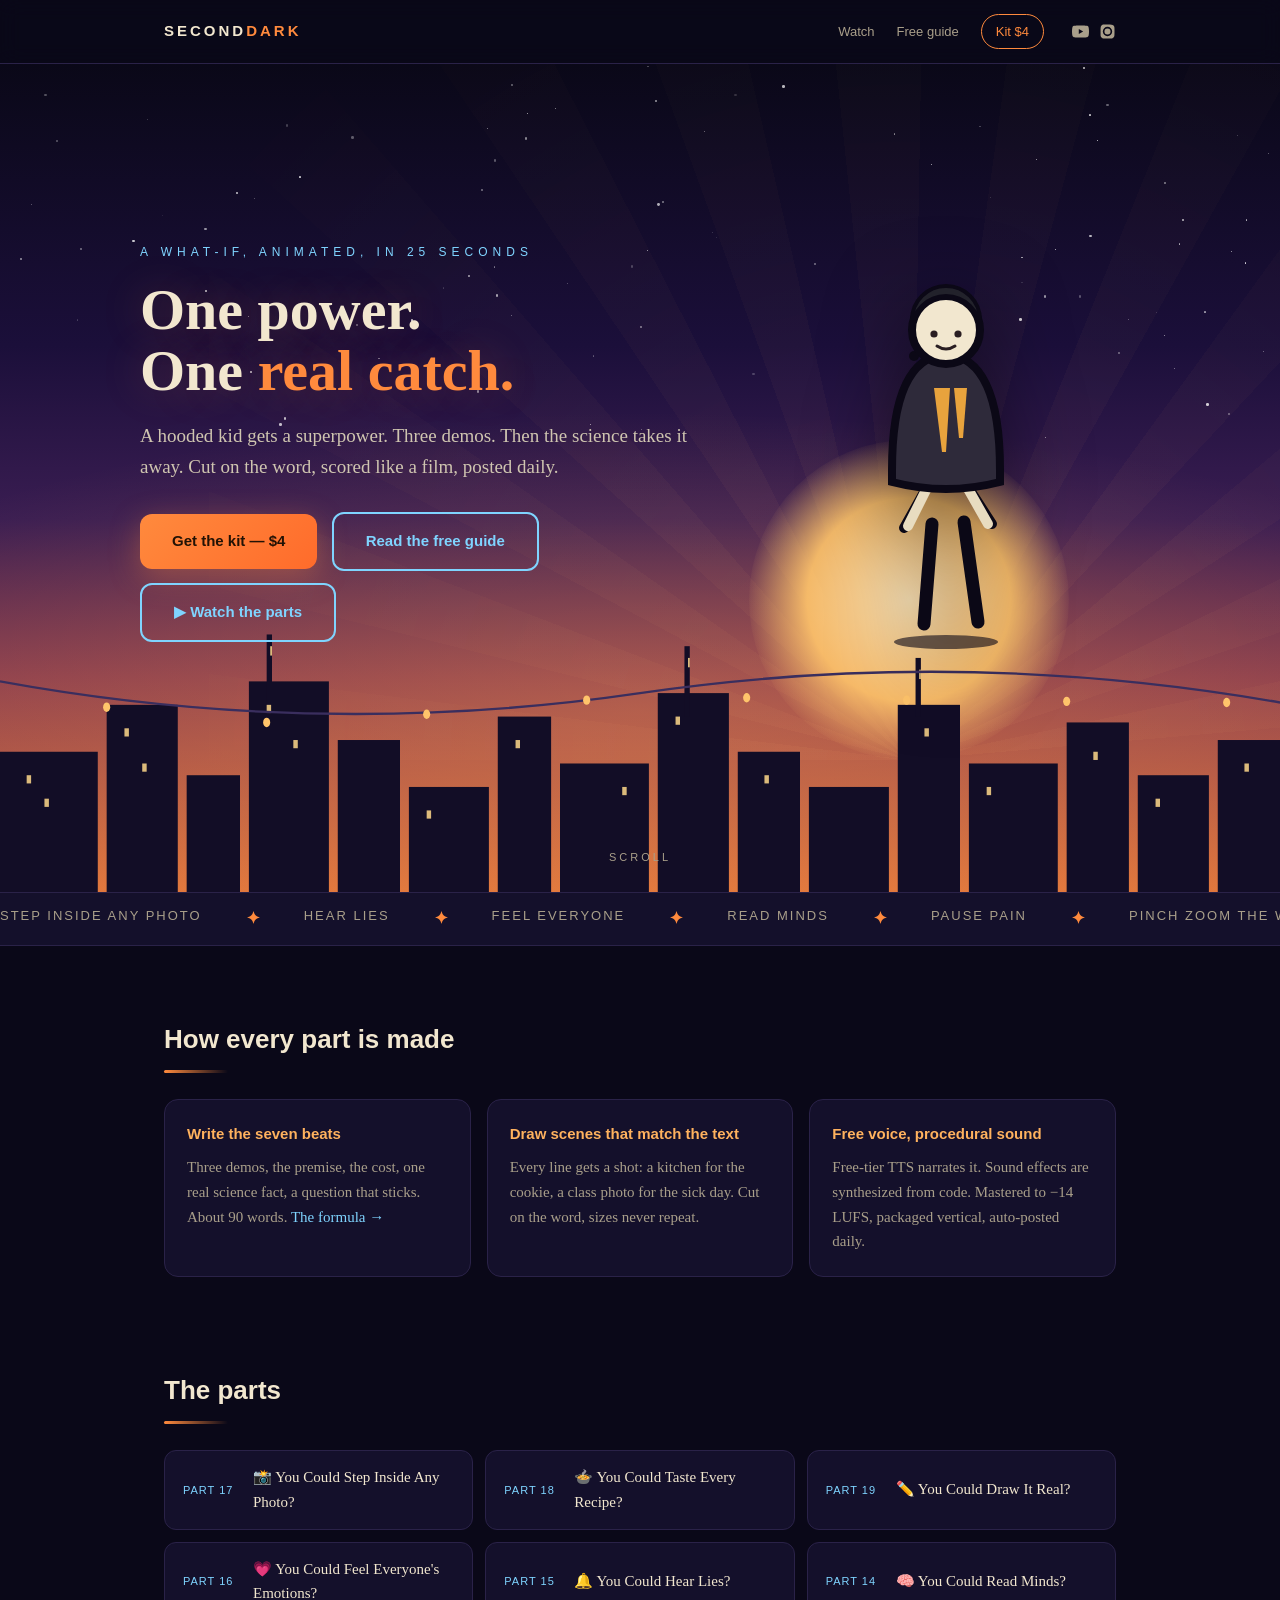
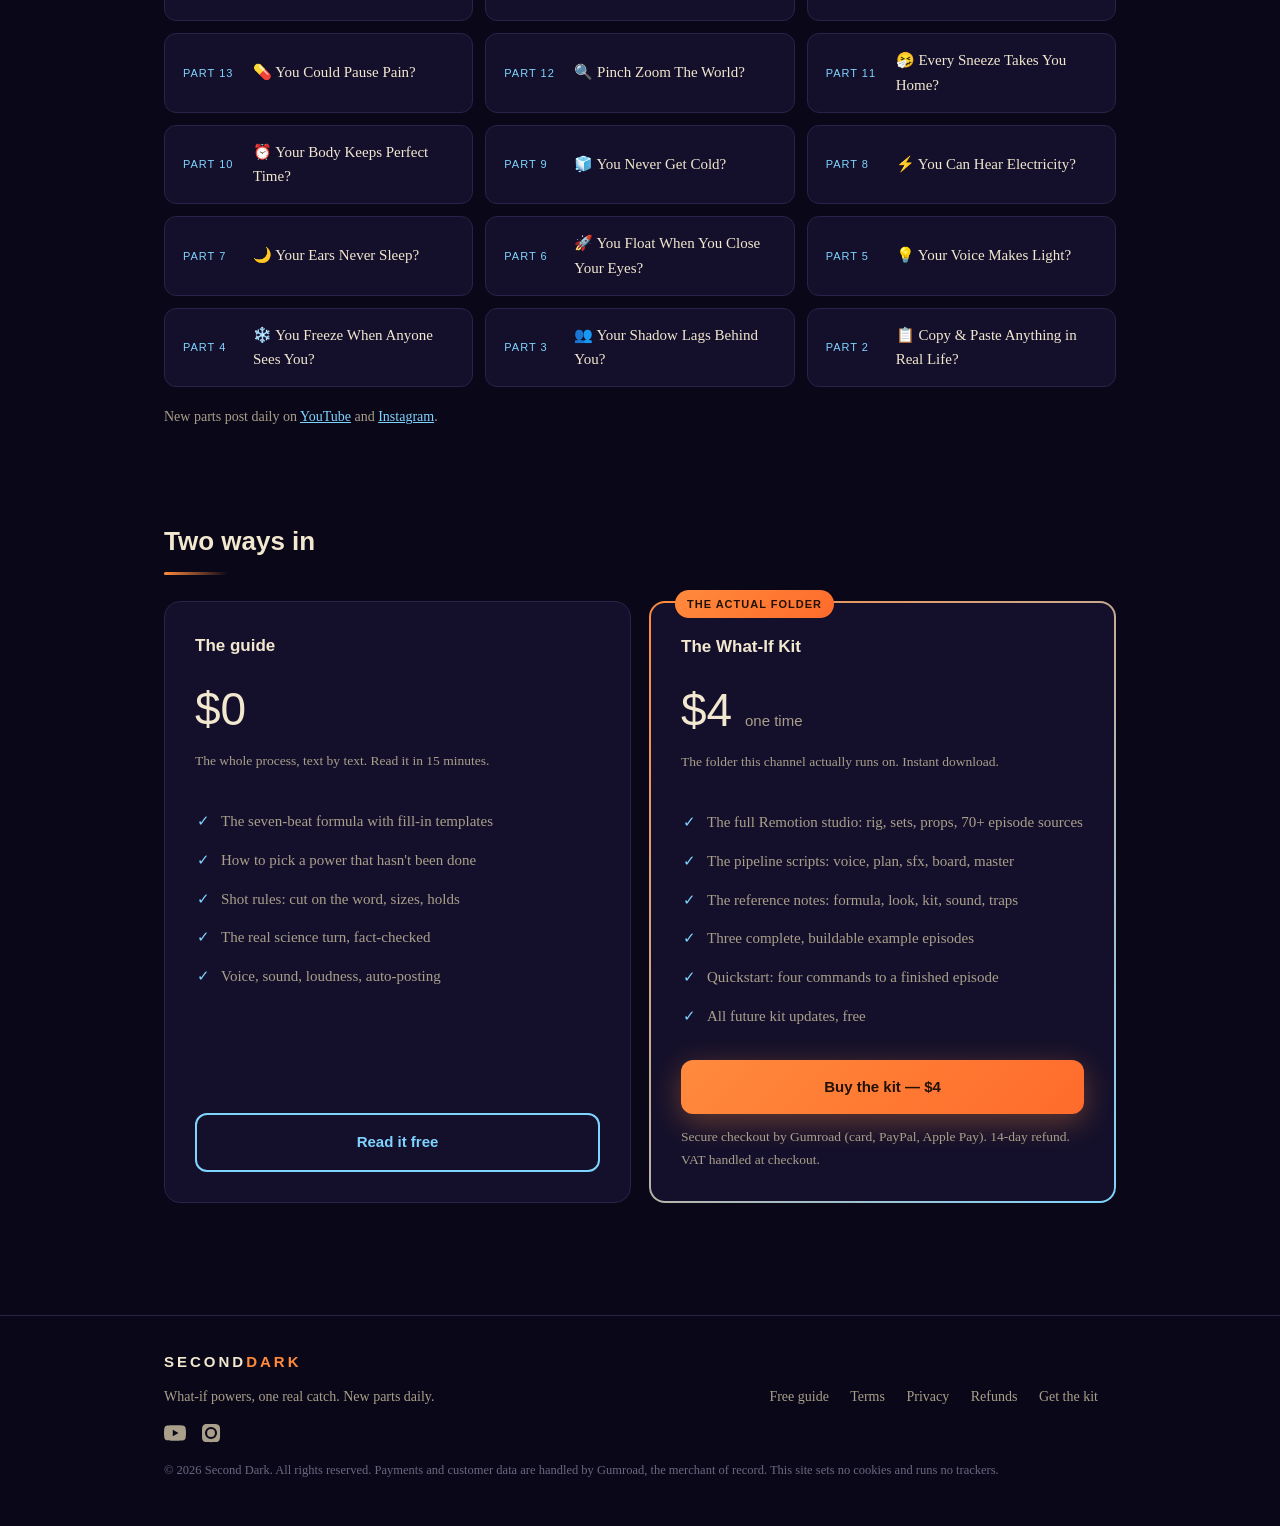
<file: index.html>
<!DOCTYPE html>
<html lang="en">
<head>
<meta charset="utf-8">
<meta name="viewport" content="width=device-width, initial-scale=1">
<title>Second Dark — what-if animated shorts, and the kit that makes them</title>
<meta name="description" content="Second Dark: 25-second what-if animated shorts with a real science turn. Watch every part free, read the text-by-text guide, or get the full kit for $4.">
<meta property="og:title" content="Second Dark — One power. One real catch.">
<meta property="og:description" content="Tiny animated what-if shorts, posted daily. The free guide teaches the process; the $4 kit is the actual folder.">
<meta property="og:type" content="website">
<link rel="preconnect" href="https://gumroad.com">
<script src="https://gumroad.com/js/gumroad.js" async></script>
<link rel="icon" href="data:image/svg+xml,%3Csvg xmlns=%27http://www.w3.org/2000/svg%27 viewBox=%270 0 100 100%27%3E%3Ccircle cx=%2750%27 cy=%2750%27 r=%2738%27 fill=%27%23FF8A3D%27/%3E%3C/svg%3E">
<link rel="stylesheet" href="style.css">
</head>
<body>

<header class="site">
  <div class="wrap">
    <a class="logo" href="index.html">SECOND<b>DARK</b></a>
    <nav>
      <a href="#watch">Watch</a>
      <a href="guide.html">Free guide</a>
      <a href="#kit" class="buy">Kit $4</a>
      <span class="soc">
        <a href="https://www.youtube.com/@seconddarkpowers" target="_blank" rel="noopener" aria-label="YouTube"><svg viewBox="0 0 24 24"><path d="M23.5 6.2a3 3 0 0 0-2.1-2.2C19.5 3.5 12 3.5 12 3.5s-7.5 0-9.4.5A3 3 0 0 0 .5 6.2 31 31 0 0 0 0 12a31 31 0 0 0 .5 5.8 3 3 0 0 0 2.1 2.2c1.9.5 9.4.5 9.4.5s7.5 0 9.4-.5a3 3 0 0 0 2.1-2.2A31 31 0 0 0 24 12a31 31 0 0 0-.5-5.8zM9.6 15.6V8.4L15.8 12l-6.2 3.6z"/></svg></a>
        <a href="https://www.instagram.com/seconddark908/" target="_blank" rel="noopener" aria-label="Instagram"><svg viewBox="0 0 24 24"><path d="M12 2.2c3.2 0 3.6 0 4.9.1 1.2.1 1.8.2 2.2.4.6.2 1 .5 1.4.9.4.4.7.8.9 1.4.2.4.4 1 .4 2.2.1 1.3.1 1.7.1 4.9s0 3.6-.1 4.9c-.1 1.2-.2 1.8-.4 2.2-.2.6-.5 1-.9 1.4-.4.4-.8.7-1.4.9-.4.2-1 .4-2.2.4-1.3.1-1.7.1-4.9.1s-3.6 0-4.9-.1c-1.2-.1-1.8-.2-2.2-.4a3.9 3.9 0 0 1-1.4-.9 3.9 3.9 0 0 1-.9-1.4c-.2-.4-.4-1-.4-2.2C2.2 15.6 2.2 15.2 2.2 12s0-3.6.1-4.9c.1-1.2.2-1.8.4-2.2.2-.6.5-1 .9-1.4.4-.4.8-.7 1.4-.9.4-.2 1-.4 2.2-.4C8.4 2.2 8.8 2.2 12 2.2zm0 3.2a6.6 6.6 0 1 0 0 13.2 6.6 6.6 0 0 0 0-13.2zm0 10.9a4.3 4.3 0 1 1 0-8.6 4.3 4.3 0 0 1 0 8.6zm8.4-11.1a1.5 1.5 0 1 1-3 0 1.5 1.5 0 0 1 3 0z"/></svg></a>
      </span>
    </nav>
  </div>
</header>

<section class="hero">
  <div class="sky"></div>
  <div class="stars"></div>
  <div class="rays"></div>
  <div class="sun"></div>

  <svg class="skyline" viewBox="0 0 1440 240" preserveAspectRatio="none" aria-hidden="true">
    <g fill="#120D26">
      <rect x="0" y="120" width="110" height="120"/><rect x="120" y="80" width="80" height="160"/>
      <rect x="210" y="140" width="60" height="100"/><rect x="280" y="60" width="90" height="180"/>
      <rect x="380" y="110" width="70" height="130"/><rect x="460" y="150" width="90" height="90"/>
      <rect x="560" y="90" width="60" height="150"/><rect x="630" y="130" width="100" height="110"/>
      <rect x="740" y="70" width="80" height="170"/><rect x="830" y="120" width="70" height="120"/>
      <rect x="910" y="150" width="90" height="90"/><rect x="1010" y="80" width="70" height="160"/>
      <rect x="1090" y="130" width="100" height="110"/><rect x="1200" y="95" width="70" height="145"/>
      <rect x="1280" y="140" width="80" height="100"/><rect x="1370" y="110" width="70" height="130"/>
      <rect x="300" y="20" width="6" height="60"/><rect x="770" y="30" width="6" height="60"/><rect x="1030" y="40" width="6" height="50"/>
    </g>
    <g fill="#FFD98A" opacity="0.85">
      <rect x="304" y="30" width="2" height="8"/><rect x="774" y="40" width="2" height="8"/><rect x="1034" y="50" width="2" height="8"/>
      <rect x="30" y="140" width="5" height="7"/><rect x="50" y="160" width="5" height="7"/><rect x="140" y="100" width="5" height="7"/>
      <rect x="160" y="130" width="5" height="7"/><rect x="300" y="80" width="5" height="7"/><rect x="330" y="110" width="5" height="7"/>
      <rect x="480" y="170" width="5" height="7"/><rect x="580" y="110" width="5" height="7"/><rect x="700" y="150" width="5" height="7"/>
      <rect x="760" y="90" width="5" height="7"/><rect x="860" y="140" width="5" height="7"/><rect x="1040" y="100" width="5" height="7"/>
      <rect x="1110" y="150" width="5" height="7"/><rect x="1230" y="120" width="5" height="7"/><rect x="1300" y="160" width="5" height="7"/>
      <rect x="1400" y="130" width="5" height="7"/>
    </g>
    <g stroke="#3A2E5E" stroke-width="2" fill="none">
      <path d="M 0 60 Q 360 110 720 70 T 1440 78"/>
    </g>
    <g fill="#FFC46B">
      <circle class="bulb" cx="120" cy="82" r="4"/><circle class="bulb" cx="300" cy="95" r="4"/><circle class="bulb" cx="480" cy="88" r="4"/>
      <circle class="bulb" cx="660" cy="76" r="4"/><circle class="bulb" cx="840" cy="74" r="4"/><circle class="bulb" cx="1020" cy="76" r="4"/>
      <circle class="bulb" cx="1200" cy="77" r="4"/><circle class="bulb" cx="1380" cy="78" r="4"/>
    </g>
  </svg>

  <canvas class="embers" aria-hidden="true"></canvas>

  <div class="hero-inner wrap">
    <div>
      <div class="kicker rv">A WHAT-IF, ANIMATED, IN 25 SECONDS</div>
      <h1 class="rv d1">One power.<br>One <span class="hot">real catch.</span></h1>
      <p class="sub rv d2">A hooded kid gets a superpower. Three demos. Then the science takes it away.
      Cut on the word, scored like a film, posted daily.</p>
      <div class="rv d3">
        <a class="cta hot gumroad-button" href="https://bedai2030-cell.gumroad.com/l/seconddark-kit" target="_blank" rel="noopener">Get the kit — $4</a>
        <a class="cta cool" href="guide.html">Read the free guide</a>
        <a class="cta cool" href="#watch">▶ Watch the parts</a>
      </div>
    </div>
    <div class="pip rv d2" aria-hidden="true">
      <svg viewBox="0 0 300 420">
        <g stroke="#0B0816" stroke-width="10" stroke-linecap="round">
          <line x1="150" y1="215" x2="108" y2="290"/>
          <line x1="150" y1="215" x2="196" y2="286"/>
          <line x1="118" y1="118" x2="118" y2="118"/>
        </g>
        <g stroke="#E8DCC0" stroke-width="10" stroke-linecap="round">
          <line x1="150" y1="212" x2="112" y2="288"/>
          <line x1="150" y1="212" x2="192" y2="286"/>
        </g>
        <g stroke="#0B0816" stroke-width="13" stroke-linecap="round">
          <line x1="136" y1="286" x2="128" y2="386"/>
          <line x1="168" y1="284" x2="182" y2="384"/>
        </g>
        <path d="M 96 232 Q 96 120 150 116 Q 204 120 204 232 L 204 244 Q 150 258 96 244 Z" fill="#2E2A3A" stroke="#0B0816" stroke-width="8"/>
        <path d="M 138 150 L 146 214 L 150 214 L 154 150 Z" fill="#E8A33D"/>
        <path d="M 158 150 L 163 200 L 167 200 L 171 150 Z" fill="#E8A33D"/>
        <circle cx="150" cy="92" r="34" fill="#F2E7CF" stroke="#0B0816" stroke-width="8"/>
        <path d="M 116 92 A 34 34 0 0 1 184 92 L 184 82 A 34 34 0 0 0 116 82 Z" fill="#22222B" stroke="#0B0816" stroke-width="4"/>
        <circle cx="138" cy="96" r="3.6" fill="#2A1E22"/>
        <circle cx="162" cy="96" r="3.6" fill="#2A1E22"/>
        <path d="M 141 108 Q 150 114 159 108" stroke="#2A1E22" stroke-width="3" fill="none" stroke-linecap="round"/>
        <ellipse cx="150" cy="404" rx="52" ry="7" fill="#0B0816" opacity="0.6"/>
      </svg>
    </div>
  </div>
  <div class="scroll-hint">SCROLL</div>
</section>

<div class="marquee" aria-hidden="true">
  <div class="track">
    <span>STEP INSIDE ANY PHOTO</span><b>✦</b><span>HEAR LIES</span><b>✦</b><span>FEEL EVERYONE</span><b>✦</b><span>READ MINDS</span><b>✦</b><span>PAUSE PAIN</span><b>✦</b><span>PINCH ZOOM THE WORLD</span><b>✦</b><span>YOUR EARS NEVER SLEEP</span><b>✦</b><span>COPY &amp; PASTE REAL LIFE</span><b>✦</b><span>EVERY SNEEZE TAKES YOU HOME</span><b>✦</b>
    <span>STEP INSIDE ANY PHOTO</span><b>✦</b><span>HEAR LIES</span><b>✦</b><span>FEEL EVERYONE</span><b>✦</b><span>READ MINDS</span><b>✦</b><span>PAUSE PAIN</span><b>✦</b><span>PINCH ZOOM THE WORLD</span><b>✦</b><span>YOUR EARS NEVER SLEEP</span><b>✦</b><span>COPY &amp; PASTE REAL LIFE</span><b>✦</b><span>EVERY SNEEZE TAKES YOU HOME</span><b>✦</b>
  </div>
</div>

<section class="section" id="how">
  <div class="wrap">
    <h2 class="rv">How every part is made</h2>
    <div class="grid3">
      <div class="card rv"><h3>Write the seven beats</h3><p>Three demos, the premise, the cost, one real science fact, a question that sticks. About 90 words. <a href="guide.html">The formula →</a></p></div>
      <div class="card rv d1"><h3>Draw scenes that match the text</h3><p>Every line gets a shot: a kitchen for the cookie, a class photo for the sick day. Cut on the word, sizes never repeat.</p></div>
      <div class="card rv d2"><h3>Free voice, procedural sound</h3><p>Free-tier TTS narrates it. Sound effects are synthesized from code. Mastered to −14 LUFS, packaged vertical, auto-posted daily.</p></div>
    </div>
  </div>
</section>

<section class="section" id="watch" style="padding-top:20px">
  <div class="wrap">
    <h2 class="rv">The parts</h2>
    <div class="eps">
      <a class="ep rv" href="https://www.youtube.com/@seconddarkpowers" target="_blank" rel="noopener"><span class="n mono">PART 17</span><span class="t">📸 You Could Step Inside Any Photo?</span></a>
      <a class="ep rv" href="https://www.youtube.com/@seconddarkpowers" target="_blank" rel="noopener"><span class="n mono">PART 18</span><span class="t">🍲 You Could Taste Every Recipe?</span></a>
      <a class="ep rv" href="https://www.youtube.com/@seconddarkpowers" target="_blank" rel="noopener"><span class="n mono">PART 19</span><span class="t">✏️ You Could Draw It Real?</span></a>
      <a class="ep rv" href="https://www.youtube.com/@seconddarkpowers" target="_blank" rel="noopener"><span class="n mono">PART 16</span><span class="t">💗 You Could Feel Everyone's Emotions?</span></a>
      <a class="ep rv" href="https://www.youtube.com/@seconddarkpowers" target="_blank" rel="noopener"><span class="n mono">PART 15</span><span class="t">🔔 You Could Hear Lies?</span></a>
      <a class="ep rv" href="https://www.youtube.com/@seconddarkpowers" target="_blank" rel="noopener"><span class="n mono">PART 14</span><span class="t">🧠 You Could Read Minds?</span></a>
      <a class="ep rv" href="https://www.youtube.com/@seconddarkpowers" target="_blank" rel="noopener"><span class="n mono">PART 13</span><span class="t">💊 You Could Pause Pain?</span></a>
      <a class="ep rv" href="https://www.youtube.com/@seconddarkpowers" target="_blank" rel="noopener"><span class="n mono">PART 12</span><span class="t">🔍 Pinch Zoom The World?</span></a>
      <a class="ep rv" href="https://www.youtube.com/@seconddarkpowers" target="_blank" rel="noopener"><span class="n mono">PART 11</span><span class="t">🤧 Every Sneeze Takes You Home?</span></a>
      <a class="ep rv" href="https://www.youtube.com/@seconddarkpowers" target="_blank" rel="noopener"><span class="n mono">PART 10</span><span class="t">⏰ Your Body Keeps Perfect Time?</span></a>
      <a class="ep rv" href="https://www.youtube.com/@seconddarkpowers" target="_blank" rel="noopener"><span class="n mono">PART 9</span><span class="t">🧊 You Never Get Cold?</span></a>
      <a class="ep rv" href="https://www.youtube.com/@seconddarkpowers" target="_blank" rel="noopener"><span class="n mono">PART 8</span><span class="t">⚡ You Can Hear Electricity?</span></a>
      <a class="ep rv" href="https://www.youtube.com/@seconddarkpowers" target="_blank" rel="noopener"><span class="n mono">PART 7</span><span class="t">🌙 Your Ears Never Sleep?</span></a>
      <a class="ep rv" href="https://www.youtube.com/@seconddarkpowers" target="_blank" rel="noopener"><span class="n mono">PART 6</span><span class="t">🚀 You Float When You Close Your Eyes?</span></a>
      <a class="ep rv" href="https://www.youtube.com/@seconddarkpowers" target="_blank" rel="noopener"><span class="n mono">PART 5</span><span class="t">💡 Your Voice Makes Light?</span></a>
      <a class="ep rv" href="https://www.youtube.com/@seconddarkpowers" target="_blank" rel="noopener"><span class="n mono">PART 4</span><span class="t">❄️ You Freeze When Anyone Sees You?</span></a>
      <a class="ep rv" href="https://www.youtube.com/@seconddarkpowers" target="_blank" rel="noopener"><span class="n mono">PART 3</span><span class="t">👥 Your Shadow Lags Behind You?</span></a>
      <a class="ep rv" href="https://www.youtube.com/@seconddarkpowers" target="_blank" rel="noopener"><span class="n mono">PART 2</span><span class="t">📋 Copy &amp; Paste Anything in Real Life?</span></a>
    </div>
    <p class="rv" style="color:var(--dim); margin-top:18px; font-size:14px">New parts post daily on
      <a style="color:var(--cool)" href="https://www.youtube.com/@seconddarkpowers" target="_blank" rel="noopener">YouTube</a> and
      <a style="color:var(--cool)" href="https://www.instagram.com/seconddark908/" target="_blank" rel="noopener">Instagram</a>.</p>
  </div>
</section>

<section class="section" id="kit" style="padding-top:20px">
  <div class="wrap">
    <h2 class="rv">Two ways in</h2>
    <div class="pricing">
      <div class="plan rv">
        <h3>The guide</h3>
        <div class="price">$0</div>
        <p class="fine">The whole process, text by text. Read it in 15 minutes.</p>
        <ul>
          <li>The seven-beat formula with fill-in templates</li>
          <li>How to pick a power that hasn't been done</li>
          <li>Shot rules: cut on the word, sizes, holds</li>
          <li>The real science turn, fact-checked</li>
          <li>Voice, sound, loudness, auto-posting</li>
        </ul>
        <a class="cta cool" href="guide.html" style="margin-top:auto">Read it free</a>
      </div>
      <div class="plan best rv d1">
        <span class="tag">THE ACTUAL FOLDER</span>
        <h3>The What-If Kit</h3>
        <div class="price">$4 <small>one time</small></div>
        <p class="fine">The folder this channel actually runs on. Instant download.</p>
        <ul>
          <li>The full Remotion studio: rig, sets, props, 70+ episode sources</li>
          <li>The pipeline scripts: voice, plan, sfx, board, master</li>
          <li>The reference notes: formula, look, kit, sound, traps</li>
          <li>Three complete, buildable example episodes</li>
          <li>Quickstart: four commands to a finished episode</li>
          <li>All future kit updates, free</li>
        </ul>
        <a class="cta hot gumroad-button" href="https://bedai2030-cell.gumroad.com/l/seconddark-kit" target="_blank" rel="noopener">Buy the kit — $4</a>
        <p class="fine" style="margin:12px 0 0">Secure checkout by Gumroad (card, PayPal, Apple Pay). 14-day refund. VAT handled at checkout.</p>
      </div>
    </div>
  </div>
</section>

<footer class="site">
  <div class="wrap">
    <div class="cols">
      <div>
        <a class="logo" href="index.html">SECOND<b>DARK</b></a>
        <p style="margin-top:10px; max-width:280px">What-if powers, one real catch. New parts daily.</p>
        <div class="soc" style="margin-top:14px">
          <a href="https://www.youtube.com/@seconddarkpowers" target="_blank" rel="noopener" aria-label="YouTube"><svg viewBox="0 0 24 24"><path d="M23.5 6.2a3 3 0 0 0-2.1-2.2C19.5 3.5 12 3.5 12 3.5s-7.5 0-9.4.5A3 3 0 0 0 .5 6.2 31 31 0 0 0 0 12a31 31 0 0 0 .5 5.8 3 3 0 0 0 2.1 2.2c1.9.5 9.4.5 9.4.5s7.5 0 9.4-.5a3 3 0 0 0 2.1-2.2A31 31 0 0 0 24 12a31 31 0 0 0-.5-5.8zM9.6 15.6V8.4L15.8 12l-6.2 3.6z"/></svg></a>
          <a href="https://www.instagram.com/seconddark908/" target="_blank" rel="noopener" aria-label="Instagram"><svg viewBox="0 0 24 24"><path d="M12 2.2c3.2 0 3.6 0 4.9.1 1.2.1 1.8.2 2.2.4.6.2 1 .5 1.4.9.4.4.7.8.9 1.4.2.4.4 1 .4 2.2.1 1.3.1 1.7.1 4.9s0 3.6-.1 4.9c-.1 1.2-.2 1.8-.4 2.2-.2.6-.5 1-.9 1.4-.4.4-.8.7-1.4.9-.4.2-1 .4-2.2.4-1.3.1-1.7.1-4.9.1s-3.6 0-4.9-.1c-1.2-.1-1.8-.2-2.2-.4a3.9 3.9 0 0 1-1.4-.9 3.9 3.9 0 0 1-.9-1.4c-.2-.4-.4-1-.4-2.2C2.2 15.6 2.2 15.2 2.2 12s0-3.6.1-4.9c.1-1.2.2-1.8.4-2.2.2-.6.5-1 .9-1.4.4-.4.8-.7 1.4-.9.4-.2 1-.4 2.2-.4C8.4 2.2 8.8 2.2 12 2.2zm0 3.2a6.6 6.6 0 1 0 0 13.2 6.6 6.6 0 0 0 0-13.2zm0 10.9a4.3 4.3 0 1 1 0-8.6 4.3 4.3 0 0 1 0 8.6zm8.4-11.1a1.5 1.5 0 1 1-3 0 1.5 1.5 0 0 1 3 0z"/></svg></a>
        </div>
      </div>
      <div class="links" style="align-self:center">
        <a href="guide.html">Free guide</a>
        <a href="terms.html">Terms</a>
        <a href="privacy.html">Privacy</a>
        <a href="refunds.html">Refunds</a>
        <a href="index.html#kit">Get the kit</a>
      </div>
    </div>
    <p class="fine">© 2026 Second Dark. All rights reserved. Payments and customer data are handled by Gumroad, the merchant of record. This site sets no cookies and runs no trackers.</p>
  </div>
</footer>

<div id="buybar">
  <a class="cta hot gumroad-button" href="https://bedai2030-cell.gumroad.com/l/seconddark-kit" target="_blank" rel="noopener">Get the What-If Kit — $4</a>
</div>

<script src="app.js"></script>
</body>
</html>
</file>
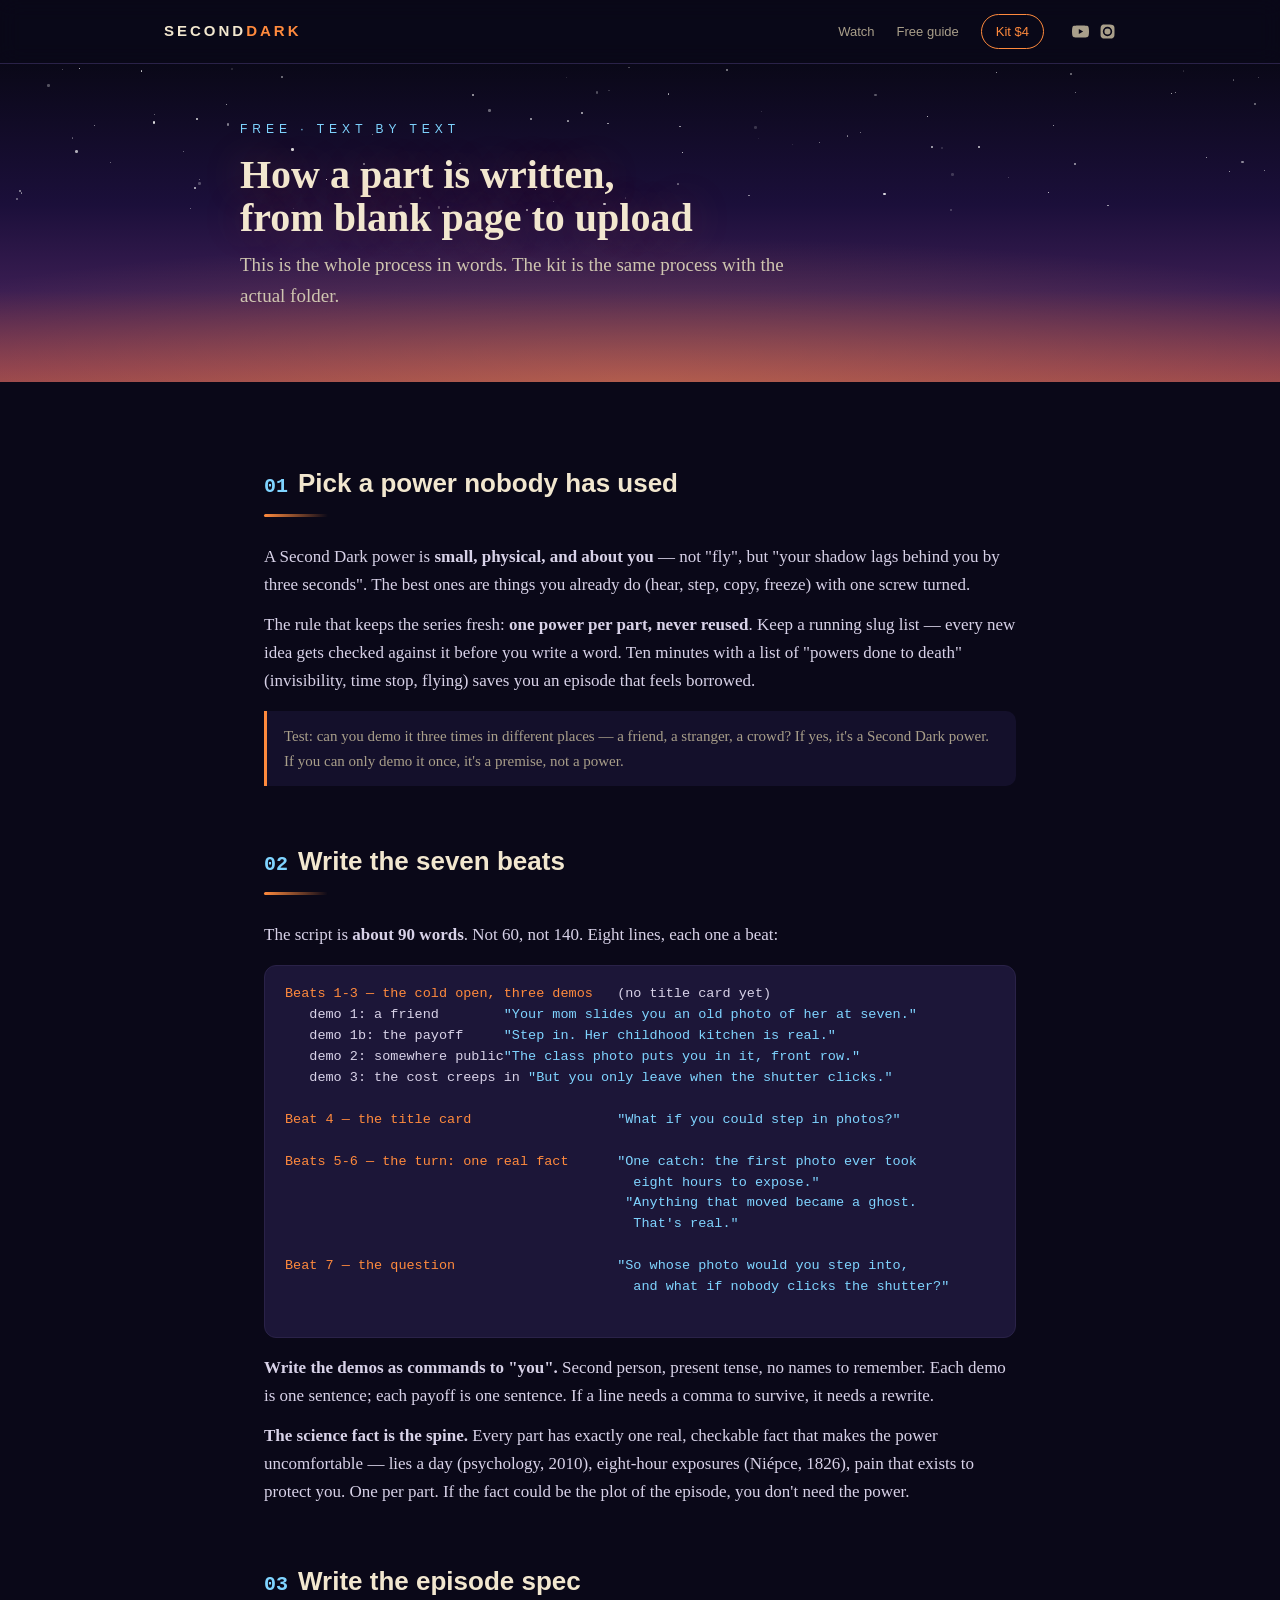
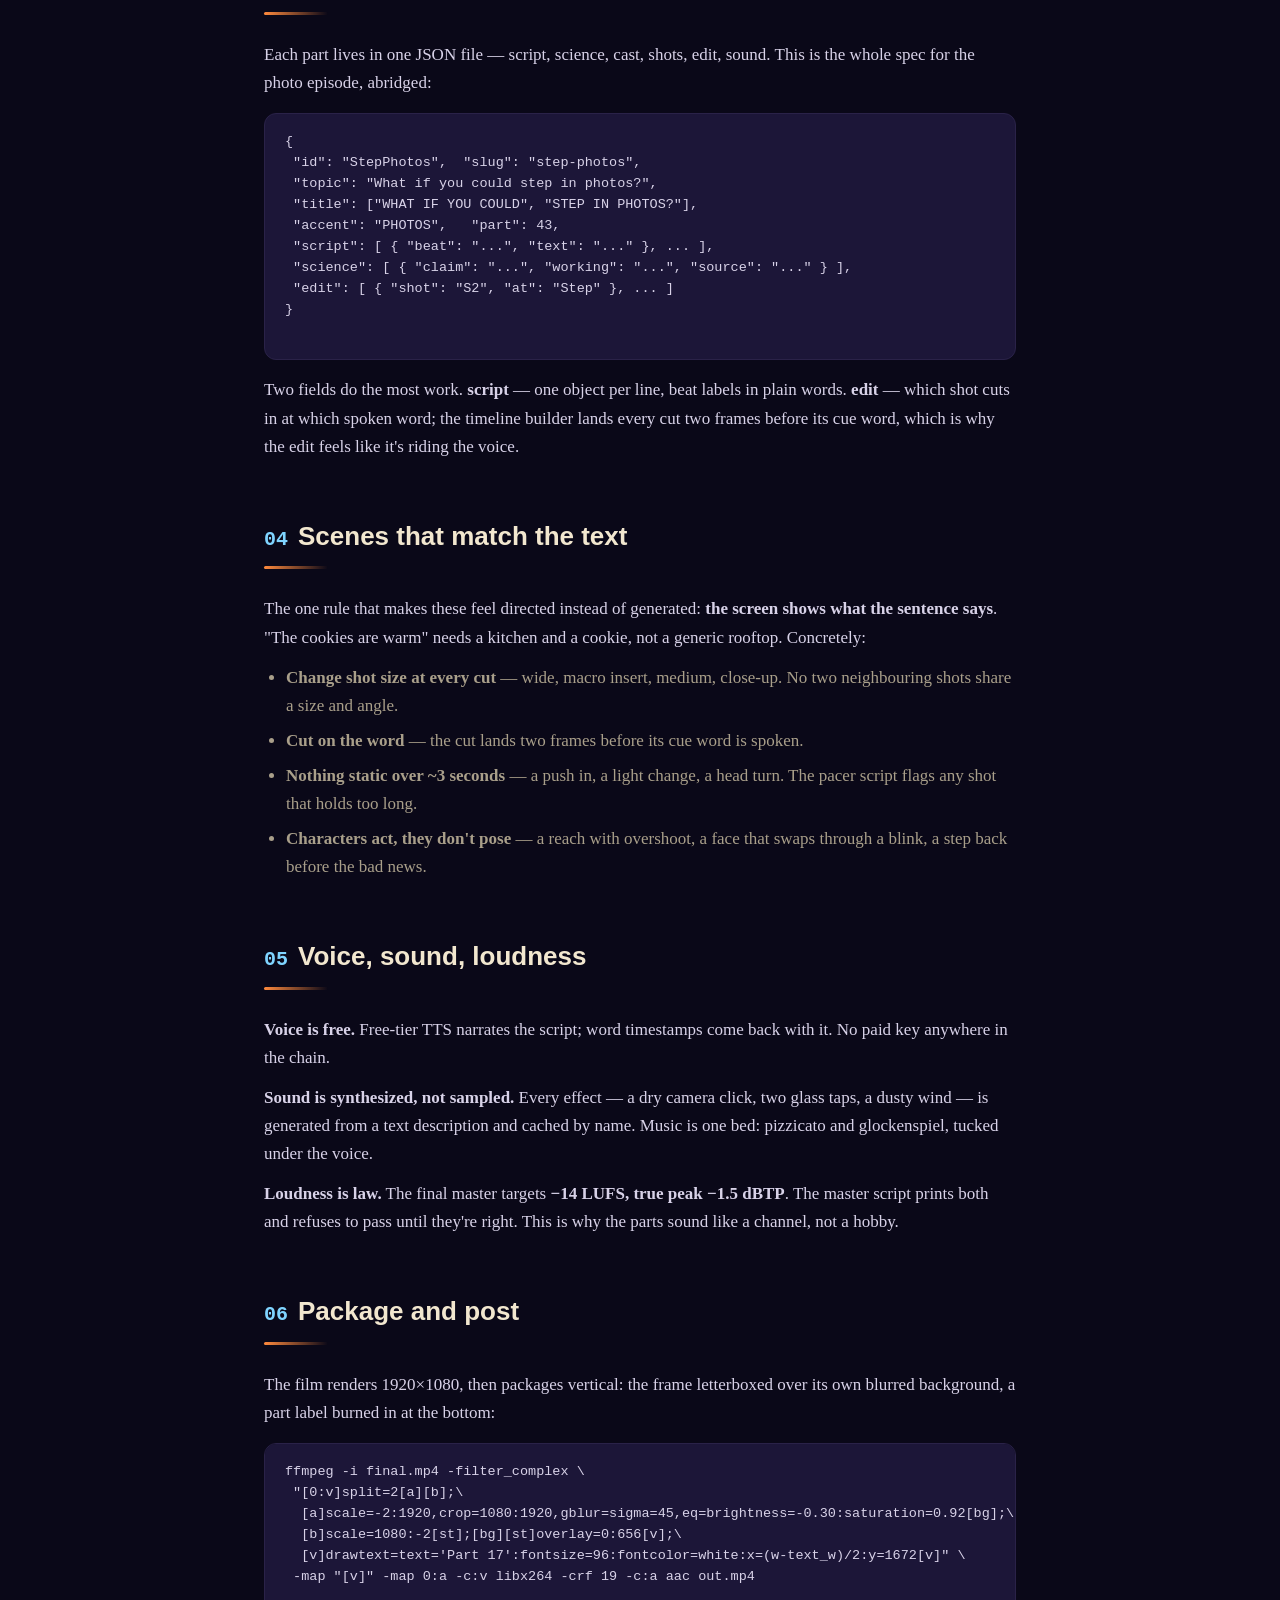
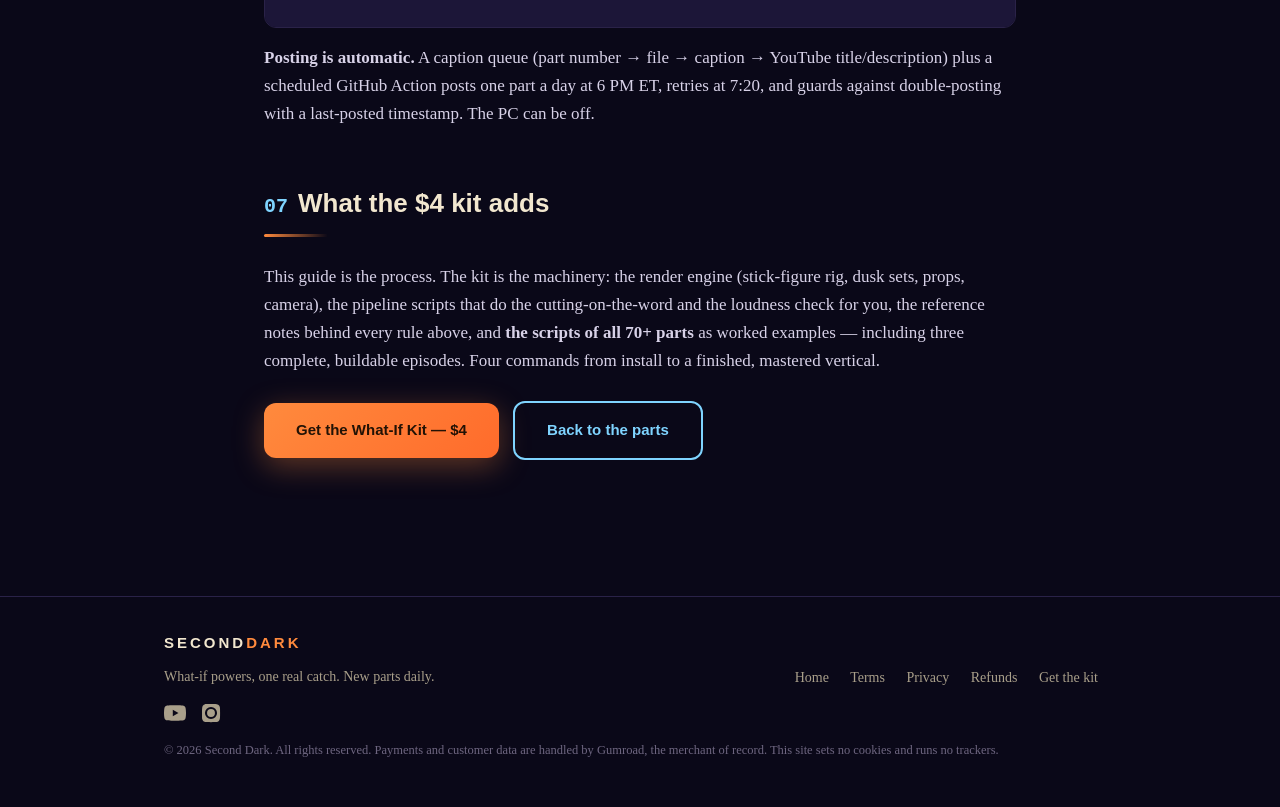
<file: guide.html>
<!DOCTYPE html>
<html lang="en">
<head>
<meta charset="utf-8">
<meta name="viewport" content="width=device-width, initial-scale=1">
<title>The free guide — how a Second Dark part is written</title>
<meta name="description" content="The text-by-text guide to making a 25-second what-if animated short: the seven beats, the shot rules, the science turn, the voice, the sound, the auto-posting. Free.">
<link rel="preconnect" href="https://gumroad.com">
<script src="https://gumroad.com/js/gumroad.js" async></script>
<link rel="icon" href="data:image/svg+xml,%3Csvg xmlns=%27http://www.w3.org/2000/svg%27 viewBox=%270 0 100 100%27%3E%3Ccircle cx=%2750%27 cy=%2750%27 r=%2738%27 fill=%27%23FF8A3D%27/%3E%3C/svg%3E">
<link rel="stylesheet" href="style.css">
</head>
<body>

<header class="site">
  <div class="wrap">
    <a class="logo" href="index.html">SECOND<b>DARK</b></a>
    <nav>
      <a href="index.html#watch">Watch</a>
      <a href="guide.html">Free guide</a>
      <a href="index.html#kit" class="buy">Kit $4</a>
      <span class="soc">
        <a href="https://www.youtube.com/@seconddarkpowers" target="_blank" rel="noopener" aria-label="YouTube"><svg viewBox="0 0 24 24"><path d="M23.5 6.2a3 3 0 0 0-2.1-2.2C19.5 3.5 12 3.5 12 3.5s-7.5 0-9.4.5A3 3 0 0 0 .5 6.2 31 31 0 0 0 0 12a31 31 0 0 0 .5 5.8 3 3 0 0 0 2.1 2.2c1.9.5 9.4.5 9.4.5s7.5 0 9.4-.5a3 3 0 0 0 2.1-2.2A31 31 0 0 0 24 12a31 31 0 0 0-.5-5.8zM9.6 15.6V8.4L15.8 12l-6.2 3.6z"/></svg></a>
        <a href="https://www.instagram.com/seconddark908/" target="_blank" rel="noopener" aria-label="Instagram"><svg viewBox="0 0 24 24"><path d="M12 2.2c3.2 0 3.6 0 4.9.1 1.2.1 1.8.2 2.2.4.6.2 1 .5 1.4.9.4.4.7.8.9 1.4.2.4.4 1 .4 2.2.1 1.3.1 1.7.1 4.9s0 3.6-.1 4.9c-.1 1.2-.2 1.8-.4 2.2-.2.6-.5 1-.9 1.4-.4.4-.8.7-1.4.9-.4.2-1 .4-2.2.4-1.3.1-1.7.1-4.9.1s-3.6 0-4.9-.1c-1.2-.1-1.8-.2-2.2-.4a3.9 3.9 0 0 1-1.4-.9 3.9 3.9 0 0 1-.9-1.4c-.2-.4-.4-1-.4-2.2C2.2 15.6 2.2 15.2 2.2 12s0-3.6.1-4.9c.1-1.2.2-1.8.4-2.2.2-.6.5-1 .9-1.4.4-.4.8-.7 1.4-.9.4-.2 1-.4 2.2-.4C8.4 2.2 8.8 2.2 12 2.2zm0 3.2a6.6 6.6 0 1 0 0 13.2 6.6 6.6 0 0 0 0-13.2zm0 10.9a4.3 4.3 0 1 1 0-8.6 4.3 4.3 0 0 1 0 8.6zm8.4-11.1a1.5 1.5 0 1 1-3 0 1.5 1.5 0 0 1 3 0z"/></svg></a>
      </span>
    </nav>
  </div>
</header>

<section class="hero" style="min-height:0">
  <div class="sky" style="height:130%"></div>
  <div class="stars"></div>
  <div class="hero-inner wrap guide" style="text-align:left; display:block; padding:56px 0 70px">
    <div class="kicker rv">FREE · TEXT BY TEXT</div>
    <h1 class="rv d1" style="font-size:40px; margin:14px 0 10px">How a part is written,<br>from blank page to upload</h1>
    <p class="sub rv d2" style="margin:0">This is the whole process in words. The kit is the same process with the actual folder.</p>
  </div>
</section>

<section class="section" style="border-top:none; padding-top:26px">
<div class="wrap guide">

  <h2 class="rv"><span class="n">01</span>Pick a power nobody has used</h2>
  <p class="rv">A Second Dark power is <b>small, physical, and about you</b> — not "fly", but "your shadow lags behind you by three seconds". The best ones are things you already do (hear, step, copy, freeze) with one screw turned.</p>
  <p class="rv">The rule that keeps the series fresh: <b>one power per part, never reused</b>. Keep a running slug list — every new idea gets checked against it before you write a word. Ten minutes with a list of "powers done to death" (invisibility, time stop, flying) saves you an episode that feels borrowed.</p>
  <div class="note rv">Test: can you demo it three times in different places — a friend, a stranger, a crowd? If yes, it's a Second Dark power. If you can only demo it once, it's a premise, not a power.</div>

  <h2 class="rv"><span class="n">02</span>Write the seven beats</h2>
  <p class="rv">The script is <b>about 90 words</b>. Not 60, not 140. Eight lines, each one a beat:</p>
  <pre class="rv">
<b>Beats 1-3 — the cold open, three demos</b>   (no title card yet)
   demo 1: a friend        <i>"Your mom slides you an old photo of her at seven."</i>
   demo 1b: the payoff     <i>"Step in. Her childhood kitchen is real."</i>
   demo 2: somewhere public<i>"The class photo puts you in it, front row."</i>
   demo 3: the cost creeps in <i>"But you only leave when the shutter clicks."</i>

<b>Beat 4 — the title card</b>                  <i>"What if you could step in photos?"</i>

<b>Beats 5-6 — the turn: one real fact</b>      <i>"One catch: the first photo ever took
                                           eight hours to expose."</i>
                                          <i>"Anything that moved became a ghost.
                                           That's real."</i>

<b>Beat 7 — the question</b>                    <i>"So whose photo would you step into,
                                           and what if nobody clicks the shutter?"</i>
  </pre>
  <p class="rv"><b>Write the demos as commands to "you".</b> Second person, present tense, no names to remember. Each demo is one sentence; each payoff is one sentence. If a line needs a comma to survive, it needs a rewrite.</p>
  <p class="rv"><b>The science fact is the spine.</b> Every part has exactly one real, checkable fact that makes the power uncomfortable — lies a day (psychology, 2010), eight-hour exposures (Niépce, 1826), pain that exists to protect you. One per part. If the fact could be the plot of the episode, you don't need the power.</p>

  <h2 class="rv"><span class="n">03</span>Write the episode spec</h2>
  <p class="rv">Each part lives in one JSON file — script, science, cast, shots, edit, sound. This is the whole spec for the photo episode, abridged:</p>
  <pre class="rv">
{
 "id": "StepPhotos",  "slug": "step-photos",
 "topic": "What if you could step in photos?",
 "title": ["WHAT IF YOU COULD", "STEP IN PHOTOS?"],
 "accent": "PHOTOS",   "part": 43,
 "script": [ { "beat": "...", "text": "..." }, ... ],
 "science": [ { "claim": "...", "working": "...", "source": "..." } ],
 "edit": [ { "shot": "S2", "at": "Step" }, ... ]
}
  </pre>
  <p class="rv">Two fields do the most work. <b>script</b> — one object per line, beat labels in plain words. <b>edit</b> — which shot cuts in at which spoken word; the timeline builder lands every cut two frames before its cue word, which is why the edit feels like it's riding the voice.</p>

  <h2 class="rv"><span class="n">04</span>Scenes that match the text</h2>
  <p class="rv">The one rule that makes these feel directed instead of generated: <b>the screen shows what the sentence says</b>. "The cookies are warm" needs a kitchen and a cookie, not a generic rooftop. Concretely:</p>
  <ul class="rv">
    <li><b>Change shot size at every cut</b> — wide, macro insert, medium, close-up. No two neighbouring shots share a size and angle.</li>
    <li><b>Cut on the word</b> — the cut lands two frames before its cue word is spoken.</li>
    <li><b>Nothing static over ~3 seconds</b> — a push in, a light change, a head turn. The pacer script flags any shot that holds too long.</li>
    <li><b>Characters act, they don't pose</b> — a reach with overshoot, a face that swaps through a blink, a step back before the bad news.</li>
  </ul>

  <h2 class="rv"><span class="n">05</span>Voice, sound, loudness</h2>
  <p class="rv"><b>Voice is free.</b> Free-tier TTS narrates the script; word timestamps come back with it. No paid key anywhere in the chain.</p>
  <p class="rv"><b>Sound is synthesized, not sampled.</b> Every effect — a dry camera click, two glass taps, a dusty wind — is generated from a text description and cached by name. Music is one bed: pizzicato and glockenspiel, tucked under the voice.</p>
  <p class="rv"><b>Loudness is law.</b> The final master targets <b>−14 LUFS, true peak −1.5 dBTP</b>. The master script prints both and refuses to pass until they're right. This is why the parts sound like a channel, not a hobby.</p>

  <h2 class="rv"><span class="n">06</span>Package and post</h2>
  <p class="rv">The film renders 1920×1080, then packages vertical: the frame letterboxed over its own blurred background, a part label burned in at the bottom:</p>
  <pre class="rv">
ffmpeg -i final.mp4 -filter_complex \
 "[0:v]split=2[a][b];\
  [a]scale=-2:1920,crop=1080:1920,gblur=sigma=45,eq=brightness=-0.30:saturation=0.92[bg];\
  [b]scale=1080:-2[st];[bg][st]overlay=0:656[v];\
  [v]drawtext=text='Part 17':fontsize=96:fontcolor=white:x=(w-text_w)/2:y=1672[v]" \
 -map "[v]" -map 0:a -c:v libx264 -crf 19 -c:a aac out.mp4
  </pre>
  <p class="rv"><b>Posting is automatic.</b> A caption queue (part number → file → caption → YouTube title/description) plus a scheduled GitHub Action posts one part a day at 6 PM ET, retries at 7:20, and guards against double-posting with a last-posted timestamp. The PC can be off.</p>

  <h2 class="rv"><span class="n">07</span>What the $4 kit adds</h2>
  <p class="rv">This guide is the process. The kit is the machinery: the render engine (stick-figure rig, dusk sets, props, camera), the pipeline scripts that do the cutting-on-the-word and the loudness check for you, the reference notes behind every rule above, and <b>the scripts of all 70+ parts</b> as worked examples — including three complete, buildable episodes. Four commands from install to a finished, mastered vertical.</p>
  <p class="rv" style="margin-top:26px"><a class="cta hot gumroad-button" href="https://bedai2030-cell.gumroad.com/l/seconddark-kit" target="_blank" rel="noopener">Get the What-If Kit — $4</a>
  <a class="cta cool" href="index.html#watch">Back to the parts</a></p>

</div>
</section>

<footer class="site">
  <div class="wrap">
    <div class="cols">
      <div>
        <a class="logo" href="index.html">SECOND<b>DARK</b></a>
        <p style="margin-top:10px; max-width:280px">What-if powers, one real catch. New parts daily.</p>
        <div class="soc" style="margin-top:14px">
          <a href="https://www.youtube.com/@seconddarkpowers" target="_blank" rel="noopener" aria-label="YouTube"><svg viewBox="0 0 24 24"><path d="M23.5 6.2a3 3 0 0 0-2.1-2.2C19.5 3.5 12 3.5 12 3.5s-7.5 0-9.4.5A3 3 0 0 0 .5 6.2 31 31 0 0 0 0 12a31 31 0 0 0 .5 5.8 3 3 0 0 0 2.1 2.2c1.9.5 9.4.5 9.4.5s7.5 0 9.4-.5a3 3 0 0 0 2.1-2.2A31 31 0 0 0 24 12a31 31 0 0 0-.5-5.8zM9.6 15.6V8.4L15.8 12l-6.2 3.6z"/></svg></a>
          <a href="https://www.instagram.com/seconddark908/" target="_blank" rel="noopener" aria-label="Instagram"><svg viewBox="0 0 24 24"><path d="M12 2.2c3.2 0 3.6 0 4.9.1 1.2.1 1.8.2 2.2.4.6.2 1 .5 1.4.9.4.4.7.8.9 1.4.2.4.4 1 .4 2.2.1 1.3.1 1.7.1 4.9s0 3.6-.1 4.9c-.1 1.2-.2 1.8-.4 2.2-.2.6-.5 1-.9 1.4-.4.4-.8.7-1.4.9-.4.2-1 .4-2.2.4-1.3.1-1.7.1-4.9.1s-3.6 0-4.9-.1c-1.2-.1-1.8-.2-2.2-.4a3.9 3.9 0 0 1-1.4-.9 3.9 3.9 0 0 1-.9-1.4c-.2-.4-.4-1-.4-2.2C2.2 15.6 2.2 15.2 2.2 12s0-3.6.1-4.9c.1-1.2.2-1.8.4-2.2.2-.6.5-1 .9-1.4.4-.4.8-.7 1.4-.9.4-.2 1-.4 2.2-.4C8.4 2.2 8.8 2.2 12 2.2zm0 3.2a6.6 6.6 0 1 0 0 13.2 6.6 6.6 0 0 0 0-13.2zm0 10.9a4.3 4.3 0 1 1 0-8.6 4.3 4.3 0 0 1 0 8.6zm8.4-11.1a1.5 1.5 0 1 1-3 0 1.5 1.5 0 0 1 3 0z"/></svg></a>
        </div>
      </div>
      <div class="links" style="align-self:center">
        <a href="index.html">Home</a>
        <a href="terms.html">Terms</a>
        <a href="privacy.html">Privacy</a>
        <a href="refunds.html">Refunds</a>
        <a href="index.html#kit">Get the kit</a>
      </div>
    </div>
    <p class="fine">© 2026 Second Dark. All rights reserved. Payments and customer data are handled by Gumroad, the merchant of record. This site sets no cookies and runs no trackers.</p>
  </div>
</footer>

<div id="buybar">
  <a class="cta hot gumroad-button" href="https://bedai2030-cell.gumroad.com/l/seconddark-kit" target="_blank" rel="noopener">Get the What-If Kit — $4</a>
</div>

<script src="app.js"></script>
</body>
</html>
</file>
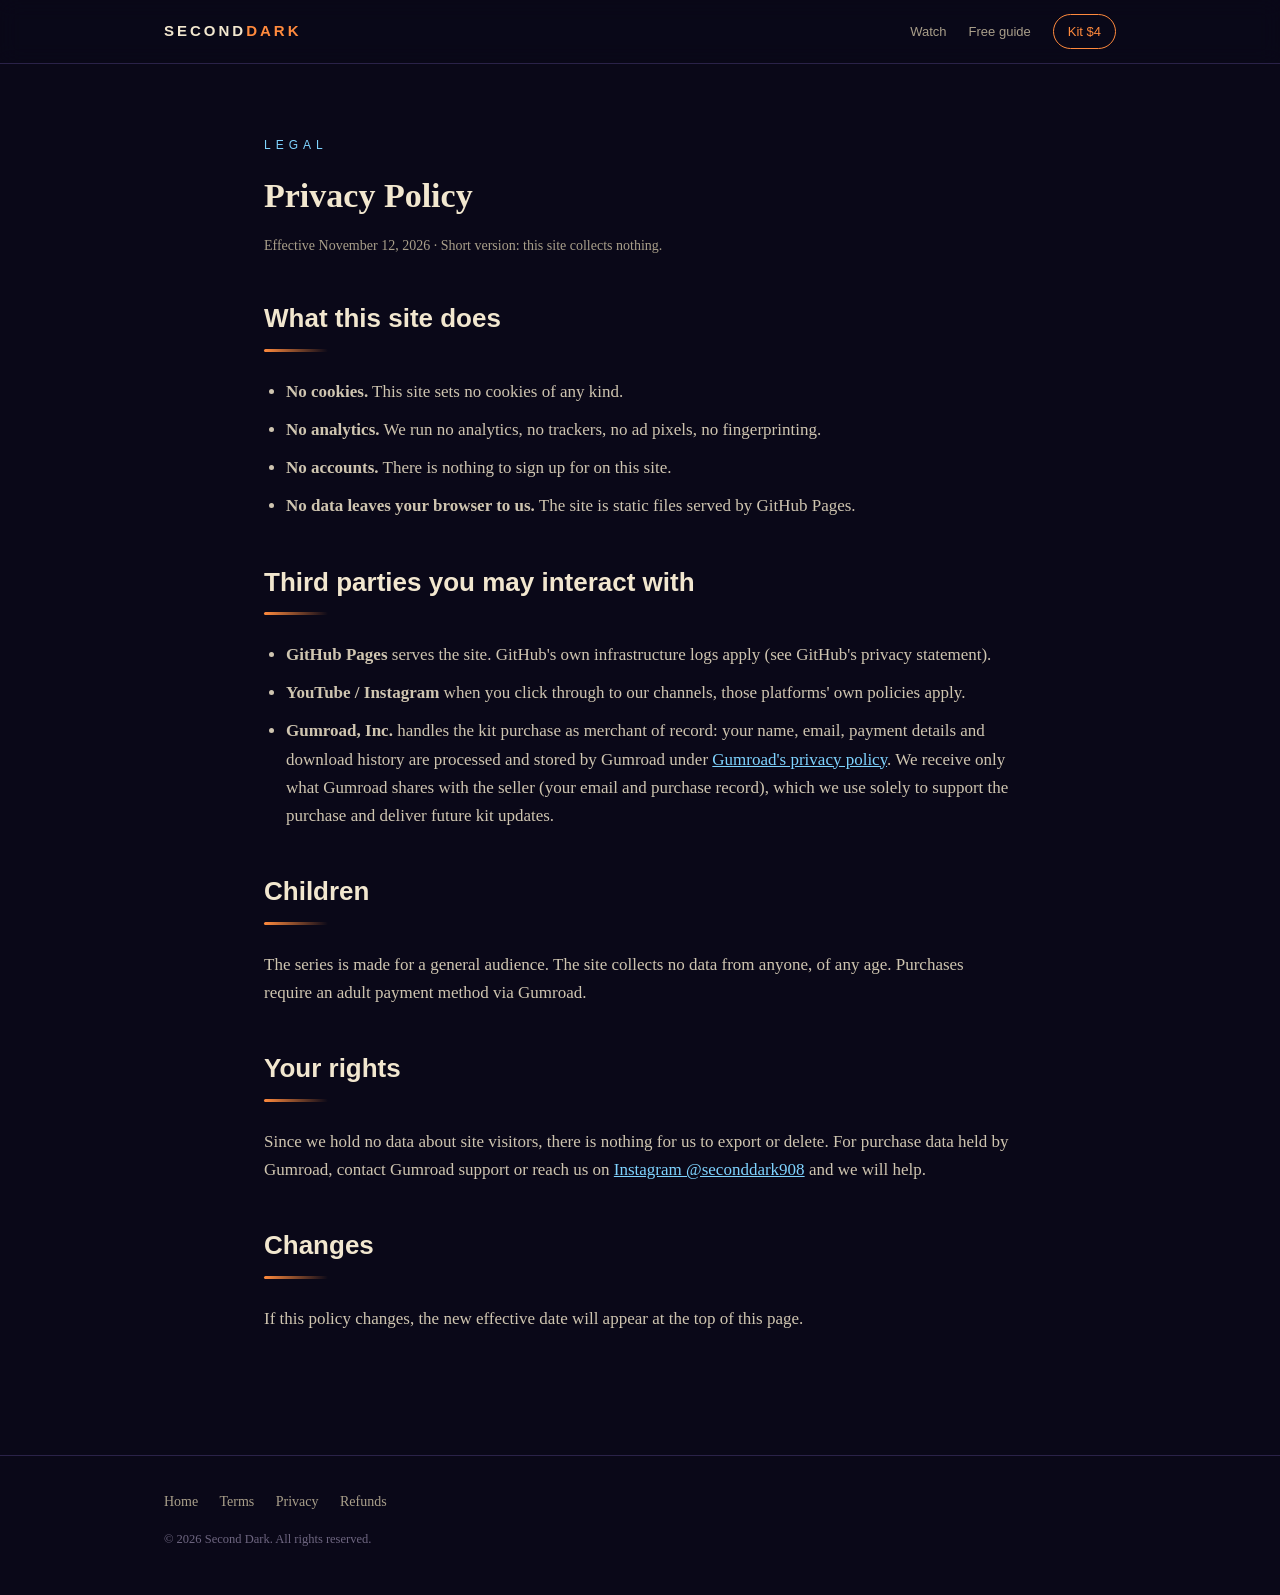
<file: privacy.html>
<!DOCTYPE html>
<html lang="en">
<head>
<meta charset="utf-8">
<meta name="viewport" content="width=device-width, initial-scale=1">
<title>Privacy Policy — Second Dark</title>
<link rel="icon" href="data:image/svg+xml,%3Csvg xmlns=%27http://www.w3.org/2000/svg%27 viewBox=%270 0 100 100%27%3E%3Ccircle cx=%2750%27 cy=%2750%27 r=%2738%27 fill=%27%23FF8A3D%27/%3E%3C/svg%3E">
<link rel="stylesheet" href="style.css">
</head>
<body>

<header class="site">
  <div class="wrap">
    <a class="logo" href="index.html">SECOND<b>DARK</b></a>
    <nav>
      <a href="index.html#watch">Watch</a>
      <a href="guide.html">Free guide</a>
      <a href="index.html#kit" class="buy">Kit $4</a>
    </nav>
  </div>
</header>

<section class="section">
<div class="wrap guide legal">
  <div class="kicker">LEGAL</div>
  <h1 style="font-size:34px; margin:12px 0 6px">Privacy Policy</h1>
  <p class="fine">Effective November 12, 2026 · Short version: this site collects nothing.</p>

  <h2>What this site does</h2>
  <ul>
    <li><b>No cookies.</b> This site sets no cookies of any kind.</li>
    <li><b>No analytics.</b> We run no analytics, no trackers, no ad pixels, no fingerprinting.</li>
    <li><b>No accounts.</b> There is nothing to sign up for on this site.</li>
    <li><b>No data leaves your browser to us.</b> The site is static files served by GitHub Pages.</li>
  </ul>

  <h2>Third parties you may interact with</h2>
  <ul>
    <li><b>GitHub Pages</b> serves the site. GitHub's own infrastructure logs apply (see GitHub's privacy statement).</li>
    <li><b>YouTube / Instagram</b> when you click through to our channels, those platforms' own policies apply.</li>
    <li><b>Gumroad, Inc.</b> handles the kit purchase as merchant of record: your name, email, payment details and download history are processed and stored by Gumroad under <a style="color:var(--cool)" href="https://gumroad.com/privacy" target="_blank" rel="noopener">Gumroad's privacy policy</a>. We receive only what Gumroad shares with the seller (your email and purchase record), which we use solely to support the purchase and deliver future kit updates.</li>
  </ul>

  <h2>Children</h2>
  <p>The series is made for a general audience. The site collects no data from anyone, of any age. Purchases require an adult payment method via Gumroad.</p>

  <h2>Your rights</h2>
  <p>Since we hold no data about site visitors, there is nothing for us to export or delete. For purchase data held by Gumroad, contact Gumroad support or reach us on <a style="color:var(--cool)" href="https://www.instagram.com/seconddark908/">Instagram @seconddark908</a> and we will help.</p>

  <h2>Changes</h2>
  <p>If this policy changes, the new effective date will appear at the top of this page.</p>
</div>
</section>

<footer class="site">
  <div class="wrap">
    <div class="cols">
      <div class="links">
        <a href="index.html">Home</a>
        <a href="terms.html">Terms</a>
        <a href="privacy.html">Privacy</a>
        <a href="refunds.html">Refunds</a>
      </div>
    </div>
    <p class="fine">© 2026 Second Dark. All rights reserved.</p>
  </div>
</footer>

</body>
</html>
</file>
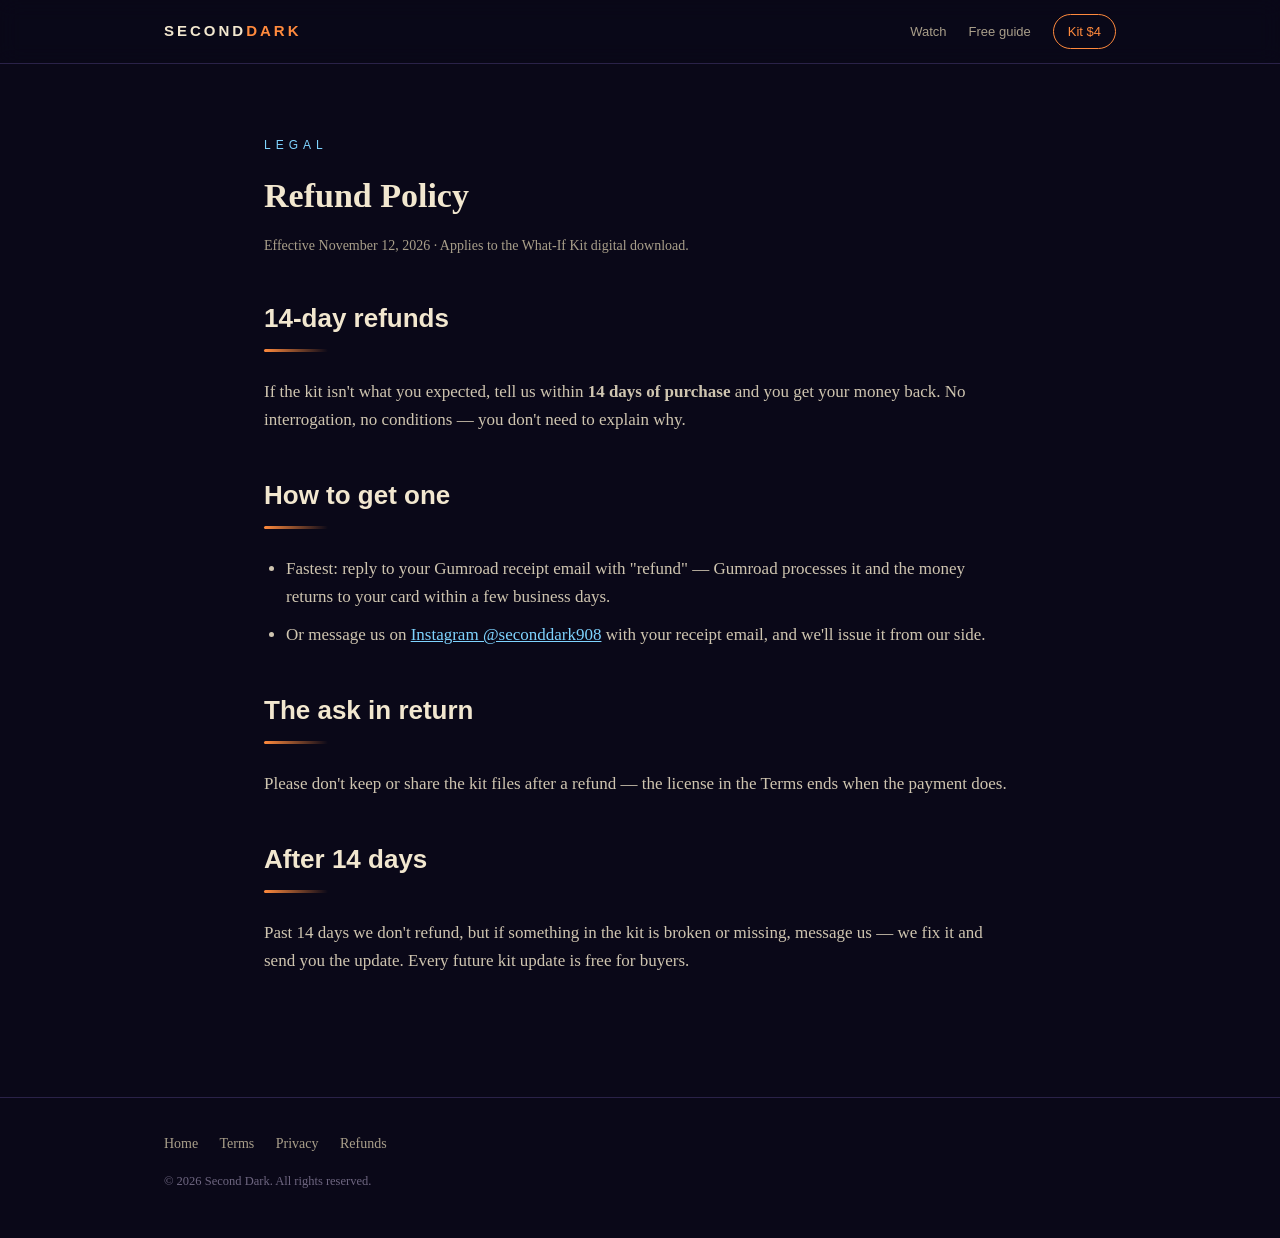
<file: refunds.html>
<!DOCTYPE html>
<html lang="en">
<head>
<meta charset="utf-8">
<meta name="viewport" content="width=device-width, initial-scale=1">
<title>Refund Policy — Second Dark</title>
<link rel="icon" href="data:image/svg+xml,%3Csvg xmlns=%27http://www.w3.org/2000/svg%27 viewBox=%270 0 100 100%27%3E%3Ccircle cx=%2750%27 cy=%2750%27 r=%2738%27 fill=%27%23FF8A3D%27/%3E%3C/svg%3E">
<link rel="stylesheet" href="style.css">
</head>
<body>

<header class="site">
  <div class="wrap">
    <a class="logo" href="index.html">SECOND<b>DARK</b></a>
    <nav>
      <a href="index.html#watch">Watch</a>
      <a href="guide.html">Free guide</a>
      <a href="index.html#kit" class="buy">Kit $4</a>
    </nav>
  </div>
</header>

<section class="section">
<div class="wrap guide legal">
  <div class="kicker">LEGAL</div>
  <h1 style="font-size:34px; margin:12px 0 6px">Refund Policy</h1>
  <p class="fine">Effective November 12, 2026 · Applies to the What-If Kit digital download.</p>

  <h2>14-day refunds</h2>
  <p>If the kit isn't what you expected, tell us within <b>14 days of purchase</b> and you get your money back. No interrogation, no conditions — you don't need to explain why.</p>

  <h2>How to get one</h2>
  <ul>
    <li>Fastest: reply to your Gumroad receipt email with "refund" — Gumroad processes it and the money returns to your card within a few business days.</li>
    <li>Or message us on <a style="color:var(--cool)" href="https://www.instagram.com/seconddark908/">Instagram @seconddark908</a> with your receipt email, and we'll issue it from our side.</li>
  </ul>

  <h2>The ask in return</h2>
  <p>Please don't keep or share the kit files after a refund — the license in the Terms ends when the payment does.</p>

  <h2>After 14 days</h2>
  <p>Past 14 days we don't refund, but if something in the kit is broken or missing, message us — we fix it and send you the update. Every future kit update is free for buyers.</p>
</div>
</section>

<footer class="site">
  <div class="wrap">
    <div class="cols">
      <div class="links">
        <a href="index.html">Home</a>
        <a href="terms.html">Terms</a>
        <a href="privacy.html">Privacy</a>
        <a href="refunds.html">Refunds</a>
      </div>
    </div>
    <p class="fine">© 2026 Second Dark. All rights reserved.</p>
  </div>
</footer>

</body>
</html>
</file>
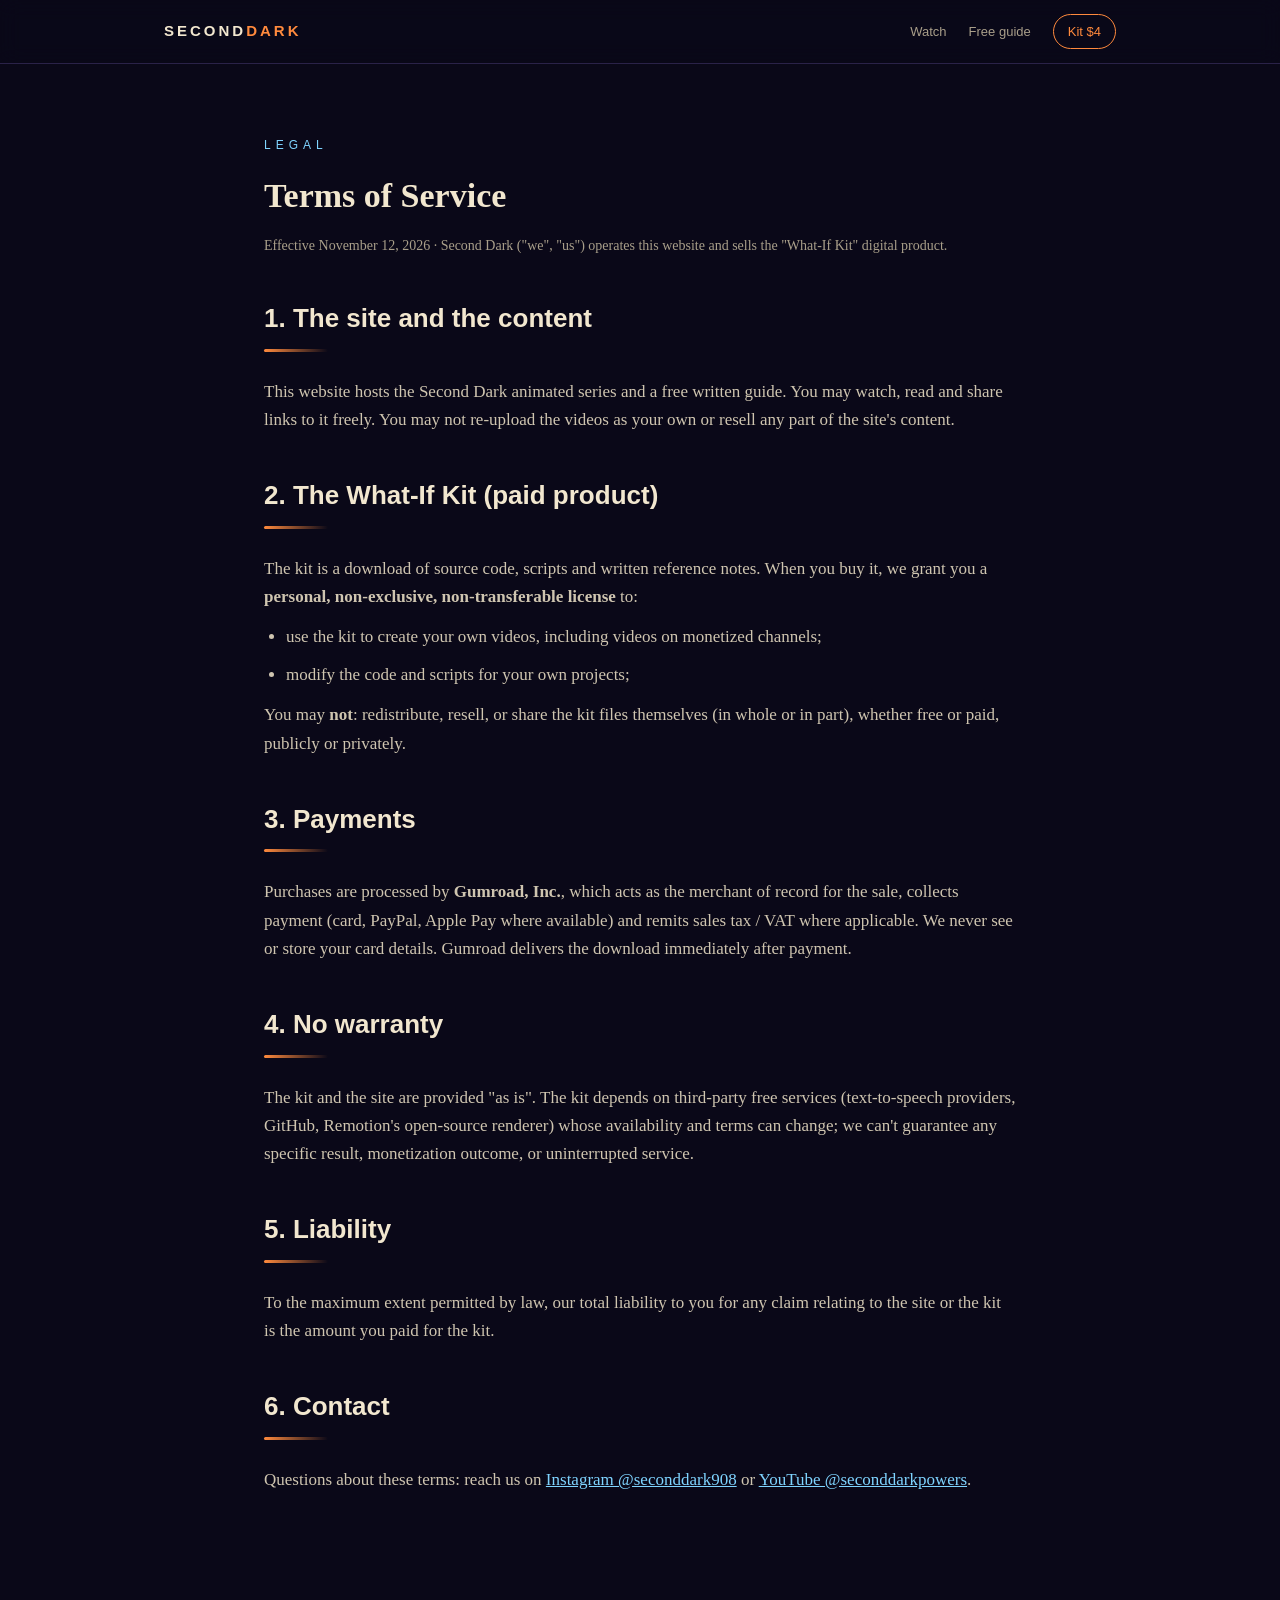
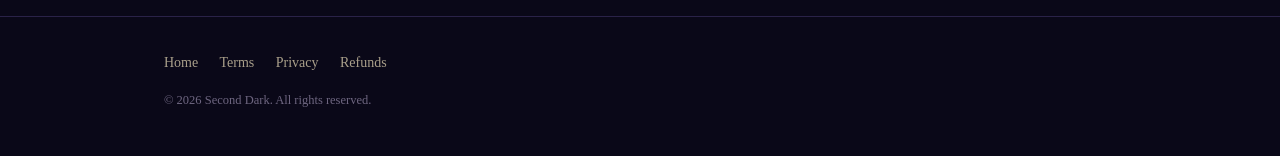
<file: terms.html>
<!DOCTYPE html>
<html lang="en">
<head>
<meta charset="utf-8">
<meta name="viewport" content="width=device-width, initial-scale=1">
<title>Terms of Service — Second Dark</title>
<link rel="icon" href="data:image/svg+xml,%3Csvg xmlns=%27http://www.w3.org/2000/svg%27 viewBox=%270 0 100 100%27%3E%3Ccircle cx=%2750%27 cy=%2750%27 r=%2738%27 fill=%27%23FF8A3D%27/%3E%3C/svg%3E">
<link rel="stylesheet" href="style.css">
</head>
<body>

<header class="site">
  <div class="wrap">
    <a class="logo" href="index.html">SECOND<b>DARK</b></a>
    <nav>
      <a href="index.html#watch">Watch</a>
      <a href="guide.html">Free guide</a>
      <a href="index.html#kit" class="buy">Kit $4</a>
    </nav>
  </div>
</header>

<section class="section">
<div class="wrap guide legal">
  <div class="kicker">LEGAL</div>
  <h1 style="font-size:34px; margin:12px 0 6px">Terms of Service</h1>
  <p class="fine">Effective November 12, 2026 · Second Dark ("we", "us") operates this website and sells the "What-If Kit" digital product.</p>

  <h2>1. The site and the content</h2>
  <p>This website hosts the Second Dark animated series and a free written guide. You may watch, read and share links to it freely. You may not re-upload the videos as your own or resell any part of the site's content.</p>

  <h2>2. The What-If Kit (paid product)</h2>
  <p>The kit is a download of source code, scripts and written reference notes. When you buy it, we grant you a <b>personal, non-exclusive, non-transferable license</b> to:</p>
  <ul>
    <li>use the kit to create your own videos, including videos on monetized channels;</li>
    <li>modify the code and scripts for your own projects;</li>
  </ul>
  <p>You may <b>not</b>: redistribute, resell, or share the kit files themselves (in whole or in part), whether free or paid, publicly or privately.</p>

  <h2>3. Payments</h2>
  <p>Purchases are processed by <b>Gumroad, Inc.</b>, which acts as the merchant of record for the sale, collects payment (card, PayPal, Apple Pay where available) and remits sales tax / VAT where applicable. We never see or store your card details. Gumroad delivers the download immediately after payment.</p>

  <h2>4. No warranty</h2>
  <p>The kit and the site are provided "as is". The kit depends on third-party free services (text-to-speech providers, GitHub, Remotion's open-source renderer) whose availability and terms can change; we can't guarantee any specific result, monetization outcome, or uninterrupted service.</p>

  <h2>5. Liability</h2>
  <p>To the maximum extent permitted by law, our total liability to you for any claim relating to the site or the kit is the amount you paid for the kit.</p>

  <h2>6. Contact</h2>
  <p>Questions about these terms: reach us on <a style="color:var(--cool)" href="https://www.instagram.com/seconddark908/">Instagram @seconddark908</a> or <a style="color:var(--cool)" href="https://www.youtube.com/@seconddarkpowers">YouTube @seconddarkpowers</a>.</p>
</div>
</section>

<footer class="site">
  <div class="wrap">
    <div class="cols">
      <div class="links">
        <a href="index.html">Home</a>
        <a href="terms.html">Terms</a>
        <a href="privacy.html">Privacy</a>
        <a href="refunds.html">Refunds</a>
      </div>
    </div>
    <p class="fine">© 2026 Second Dark. All rights reserved.</p>
  </div>
</footer>

</body>
</html>
</file>
<file: style.css>
/* Second Dark — dusk-world design system */
:root {
  --bg: #0A0818;
  --panel: #14102B;
  --panel2: #1C1638;
  --ink: #F2E7CF;
  --dim: #A99F8A;
  --hot: #FF8A3D;
  --hot2: #FFB25E;
  --cool: #7FD4FF;
  --line: #2A2248;
  --sky1: #1B0F3A;
  --sky2: #3A1D52;
  --sky3: #8A3D4E;
  --sky4: #E0763C;
}
* { box-sizing: border-box; margin: 0; padding: 0; }
html { scroll-behavior: smooth; }
body { background: var(--bg); color: var(--ink); font: 17px/1.65 Georgia, 'Times New Roman', serif; overflow-x: hidden; }
.mono { font-family: Consolas, 'Courier New', monospace; }
.wrap { max-width: 1000px; margin: 0 auto; padding: 0 24px; }

/* ---------- header ---------- */
header.site { position: sticky; top: 0; z-index: 40; background: rgba(10,8,24,0.75); backdrop-filter: blur(10px); border-bottom: 1px solid var(--line); }
header.site .wrap { display: flex; align-items: center; justify-content: space-between; padding: 14px 24px; }
.logo { font-family: Verdana, sans-serif; font-weight: 700; letter-spacing: 3px; font-size: 15px; color: var(--ink); text-decoration: none; }
.logo b { color: var(--hot); }
nav { display: flex; align-items: center; gap: 22px; }
nav a { color: var(--dim); text-decoration: none; font-family: Verdana, sans-serif; font-size: 13px; transition: color .2s; }
nav a:hover { color: var(--ink); }
nav a.buy { color: var(--hot); border: 1px solid var(--hot); border-radius: 20px; padding: 6px 14px; }
nav a.buy:hover { background: var(--hot); color: #221205; }
nav .soc { display: flex; gap: 10px; margin-left: 6px; }
nav .soc a { margin: 0; display: inline-flex; }
nav .soc svg { width: 17px; height: 17px; fill: var(--dim); transition: fill .2s, transform .2s; }
nav .soc a:hover svg { fill: var(--hot); transform: translateY(-2px); }

/* ---------- hero ---------- */
.hero { position: relative; min-height: 92vh; display: flex; align-items: center; overflow: hidden; }
.sky { position: absolute; inset: 0; background: linear-gradient(to bottom, var(--bg) 0%, var(--sky1) 34%, var(--sky2) 55%, var(--sky3) 74%, var(--sky4) 100%); }
.sky::after { content: ""; position: absolute; inset: 0; background: radial-gradient(ellipse 120% 60% at 50% 78%, rgba(255,160,80,0.28), transparent 60%); }
.stars { position: absolute; inset: 0; }
.sun { position: absolute; left: 71%; bottom: 16%; width: 320px; height: 320px; margin-left: -160px; border-radius: 50%; background: radial-gradient(circle, #FFE9B8 0%, #FFC46B 45%, rgba(255,150,70,0) 72%); animation: sunPulse 7s ease-in-out infinite; opacity: .92; }
@keyframes sunPulse { 0%,100% { transform: scale(1); opacity: .95; } 50% { transform: scale(1.06); opacity: 1; } }
.rays { position: absolute; left: 71%; bottom: 16%; width: 1400px; height: 1400px; margin-left: -700px; background: repeating-conic-gradient(from -90deg at 50% 100%, rgba(255,180,110,0.07) 0deg 7deg, transparent 7deg 14deg); -webkit-mask-image: radial-gradient(circle at 50% 100%, #000 0%, transparent 62%); mask-image: radial-gradient(circle at 50% 100%, #000 0%, transparent 62%); animation: raysSpin 90s linear infinite; opacity: .8; }
@keyframes raysSpin { to { transform: rotate(4deg); } }
.skyline { position: absolute; left: 0; right: 0; bottom: 0; width: 100%; height: 34%; }
.hero-inner { position: relative; z-index: 5; display: grid; grid-template-columns: 1.2fr .8fr; gap: 30px; align-items: center; padding: 60px 0 120px; width: 100%; }
.kicker { font-family: Verdana, sans-serif; font-size: 12px; letter-spacing: 5px; color: var(--cool); }
.hero h1 { font-size: 58px; line-height: 1.06; margin: 16px 0 18px; font-weight: 700; text-shadow: 0 0 40px rgba(255,138,61,0.25); }
.hero h1 .hot { color: var(--hot); }
.hero p.sub { color: #CFC5B0; max-width: 560px; margin: 0 0 30px; font-size: 19px; }
.cta { display: inline-block; padding: 15px 32px; border-radius: 12px; text-decoration: none; font-family: Verdana, sans-serif; font-weight: 700; font-size: 15px; margin: 0 10px 12px 0; transition: transform .15s, box-shadow .15s, filter .15s; }
.cta.hot { background: linear-gradient(135deg, var(--hot), #FF6B2B); color: #221205; box-shadow: 0 8px 30px rgba(255,138,61,0.35); }
.cta.cool { border: 2px solid var(--cool); color: var(--cool); }
.cta:hover { transform: translateY(-2px); filter: brightness(1.08); box-shadow: 0 10px 36px rgba(255,138,61,0.45); }
.pip { display: flex; justify-content: center; }
.pip svg { width: min(300px, 60vw); height: auto; animation: bob 5s ease-in-out infinite; filter: drop-shadow(0 20px 40px rgba(0,0,0,0.5)); }
@keyframes bob { 0%,100% { transform: translateY(0) rotate(0deg); } 50% { transform: translateY(-14px) rotate(1.5deg); } }
.scroll-hint { position: absolute; bottom: 26px; left: 50%; transform: translateX(-50%); color: var(--dim); font-family: Verdana, sans-serif; font-size: 11px; letter-spacing: 3px; animation: hintFade 2.4s ease-in-out infinite; z-index: 6; }
@keyframes hintFade { 0%,100% { opacity: .35; } 50% { opacity: .9; } }
.embers { position: absolute; inset: 0; z-index: 4; pointer-events: none; }

/* ---------- marquee ---------- */
.marquee { border-top: 1px solid var(--line); border-bottom: 1px solid var(--line); background: var(--panel); overflow: hidden; padding: 12px 0; }
.marquee .track { display: flex; gap: 44px; white-space: nowrap; animation: slide 36s linear infinite; width: max-content; }
.marquee span { font-family: Verdana, sans-serif; font-size: 13px; letter-spacing: 2px; color: var(--dim); }
.marquee b { color: var(--hot); font-weight: 700; }
@keyframes slide { to { transform: translateX(-50%); } }

/* ---------- sections ---------- */
.section { padding: 72px 0; position: relative; }
.section h2 { font-family: Verdana, sans-serif; font-size: 26px; margin-bottom: 26px; position: relative; padding-bottom: 12px; }
.section h2::after { content: ""; position: absolute; left: 0; bottom: 0; width: 64px; height: 3px; border-radius: 3px; background: linear-gradient(90deg, var(--hot), transparent); }
.grid3 { display: grid; grid-template-columns: repeat(auto-fit, minmax(250px, 1fr)); gap: 16px; }
.card { background: var(--panel); border: 1px solid var(--line); border-radius: 14px; padding: 22px; transition: transform .2s, border-color .2s, box-shadow .2s; }
.card:hover { transform: translateY(-4px); border-color: rgba(255,138,61,0.5); box-shadow: 0 14px 40px rgba(0,0,0,0.45); }
.card h3 { font-family: Verdana, sans-serif; font-size: 15px; color: var(--hot2); margin-bottom: 8px; }
.card p { color: var(--dim); font-size: 15px; }
.card a { color: var(--cool); text-decoration: none; }
.steps { counter-reset: step; }
.steps .card h3::before { counter-increment: step; content: counter(step) ". "; color: var(--cool); }

/* ---------- episodes ---------- */
.eps { display: grid; grid-template-columns: repeat(auto-fill, minmax(300px, 1fr)); gap: 12px; }
.ep { background: var(--panel); border: 1px solid var(--line); border-radius: 12px; padding: 14px 18px; text-decoration: none; color: var(--ink); display: flex; gap: 14px; align-items: center; transition: transform .18s, border-color .18s, background .18s; }
.ep:hover { transform: translateX(4px); border-color: var(--hot); background: var(--panel2); }
.ep .n { font-family: Verdana, sans-serif; font-size: 11px; letter-spacing: 1px; color: var(--cool); min-width: 56px; }
.ep .t { font-size: 15px; }

/* ---------- pricing ---------- */
.pricing { display: grid; grid-template-columns: repeat(auto-fit, minmax(290px, 1fr)); gap: 18px; align-items: stretch; }
.plan { background: var(--panel); border: 1px solid var(--line); border-radius: 16px; padding: 30px; position: relative; display: flex; flex-direction: column; }
.plan.best { border-color: transparent; background: linear-gradient(var(--panel), var(--panel)) padding-box, linear-gradient(135deg, var(--hot), var(--cool)) border-box; border: 2px solid transparent; animation: planGlow 4s ease-in-out infinite; }
@keyframes planGlow { 0%,100% { box-shadow: 0 0 24px rgba(255,138,61,0.14); } 50% { box-shadow: 0 0 44px rgba(255,138,61,0.3); } }
.plan .tag { position: absolute; top: -13px; left: 24px; background: linear-gradient(135deg, var(--hot), #FF6B2B); color: #221205; font-family: Verdana, sans-serif; font-size: 11px; font-weight: 700; letter-spacing: 1px; padding: 5px 12px; border-radius: 20px; }
.plan h3 { font-family: Verdana, sans-serif; font-size: 17px; }
.plan .price { font-size: 46px; margin: 12px 0 2px; font-family: Verdana, sans-serif; }
.plan .price small { font-size: 15px; color: var(--dim); }
.plan .fine { color: var(--dim); font-size: 13.5px; margin-bottom: 16px; }
.plan ul { list-style: none; margin: 14px 0 24px; }
.plan li { padding: 7px 0 7px 26px; color: var(--dim); font-size: 15px; position: relative; }
.plan li::before { content: "✓"; position: absolute; left: 2px; color: var(--cool); }
.plan .cta { width: 100%; text-align: center; box-sizing: border-box; margin: 0; margin-top: auto; }

/* ---------- code ---------- */
code { background: var(--panel2); border: 1px solid var(--line); border-radius: 6px; padding: 1px 7px; font-family: Consolas, monospace; font-size: 14px; color: var(--cool); }
pre { background: var(--panel2); border: 1px solid var(--line); border-radius: 12px; padding: 18px 20px; overflow-x: auto; font-family: Consolas, monospace; font-size: 13.5px; line-height: 1.55; color: #D8D2E8; margin: 16px 0; }
pre b { color: var(--hot); font-weight: 400; }
pre i { color: var(--cool); font-style: normal; }

/* ---------- guide ---------- */
.guide { max-width: 800px; }
.guide h2 { margin-top: 54px; }
.guide h2 .n { color: var(--cool); font-family: Consolas, monospace; font-size: 20px; margin-right: 10px; }
.guide p { margin: 12px 0; color: #D8D2E8; }
.guide ul { color: var(--dim); margin: 12px 0 12px 22px; }
.guide li { margin: 7px 0; }
.guide .note { border-left: 3px solid var(--hot); background: var(--panel); padding: 13px 17px; border-radius: 0 10px 10px 0; color: var(--dim); font-size: 15px; margin: 16px 0; }

/* ---------- legal ---------- */
.legal h2 { margin-top: 40px; }
.legal p, .legal li { color: #CFC5B0; margin: 10px 0; }
.legal ul { margin-left: 22px; }
.legal .fine { color: var(--dim); font-size: 14px; }

/* ---------- footer ---------- */
footer.site { border-top: 1px solid var(--line); margin-top: 40px; padding: 34px 0 46px; color: var(--dim); font-size: 14px; }
footer .cols { display: flex; flex-wrap: wrap; gap: 30px; justify-content: space-between; align-items: flex-start; }
footer .soc { display: flex; gap: 14px; }
footer .soc a { display: inline-flex; }
footer .soc svg { width: 22px; height: 22px; fill: var(--dim); transition: fill .2s, transform .2s; }
footer .soc a:hover svg { fill: var(--hot); transform: translateY(-3px); }
footer .links a { color: var(--dim); text-decoration: none; margin-right: 18px; }
footer .links a:hover { color: var(--ink); }
footer .fine { margin-top: 16px; font-size: 12.5px; color: #6E6680; }

/* ---------- sticky mobile buy bar ---------- */
#buybar { display: none; }
@media (max-width: 720px) {
  #buybar { display: block; position: fixed; bottom: 0; left: 0; right: 0; z-index: 50; background: rgba(10,8,24,0.9); backdrop-filter: blur(10px); border-top: 1px solid var(--line); padding: 10px 16px; }
  #buybar .cta { display: block; text-align: center; margin: 0; width: 100%; padding: 12px; }
  body { padding-bottom: 66px; }
  .hero h1 { font-size: 38px; }
  .hero-inner { grid-template-columns: 1fr; padding-bottom: 90px; }
  .pip { display: none; }
}

/* ---------- scroll reveal ---------- */
.rv { opacity: 0; transform: translateY(26px); transition: opacity .7s ease, transform .7s ease; }
.rv.in { opacity: 1; transform: none; }
.rv.d1 { transition-delay: .1s; } .rv.d2 { transition-delay: .2s; } .rv.d3 { transition-delay: .3s; }
@media (prefers-reduced-motion: reduce) {
  *, *::before, *::after { animation: none !important; transition: none !important; }
  .rv { opacity: 1; transform: none; }
}
</file>
